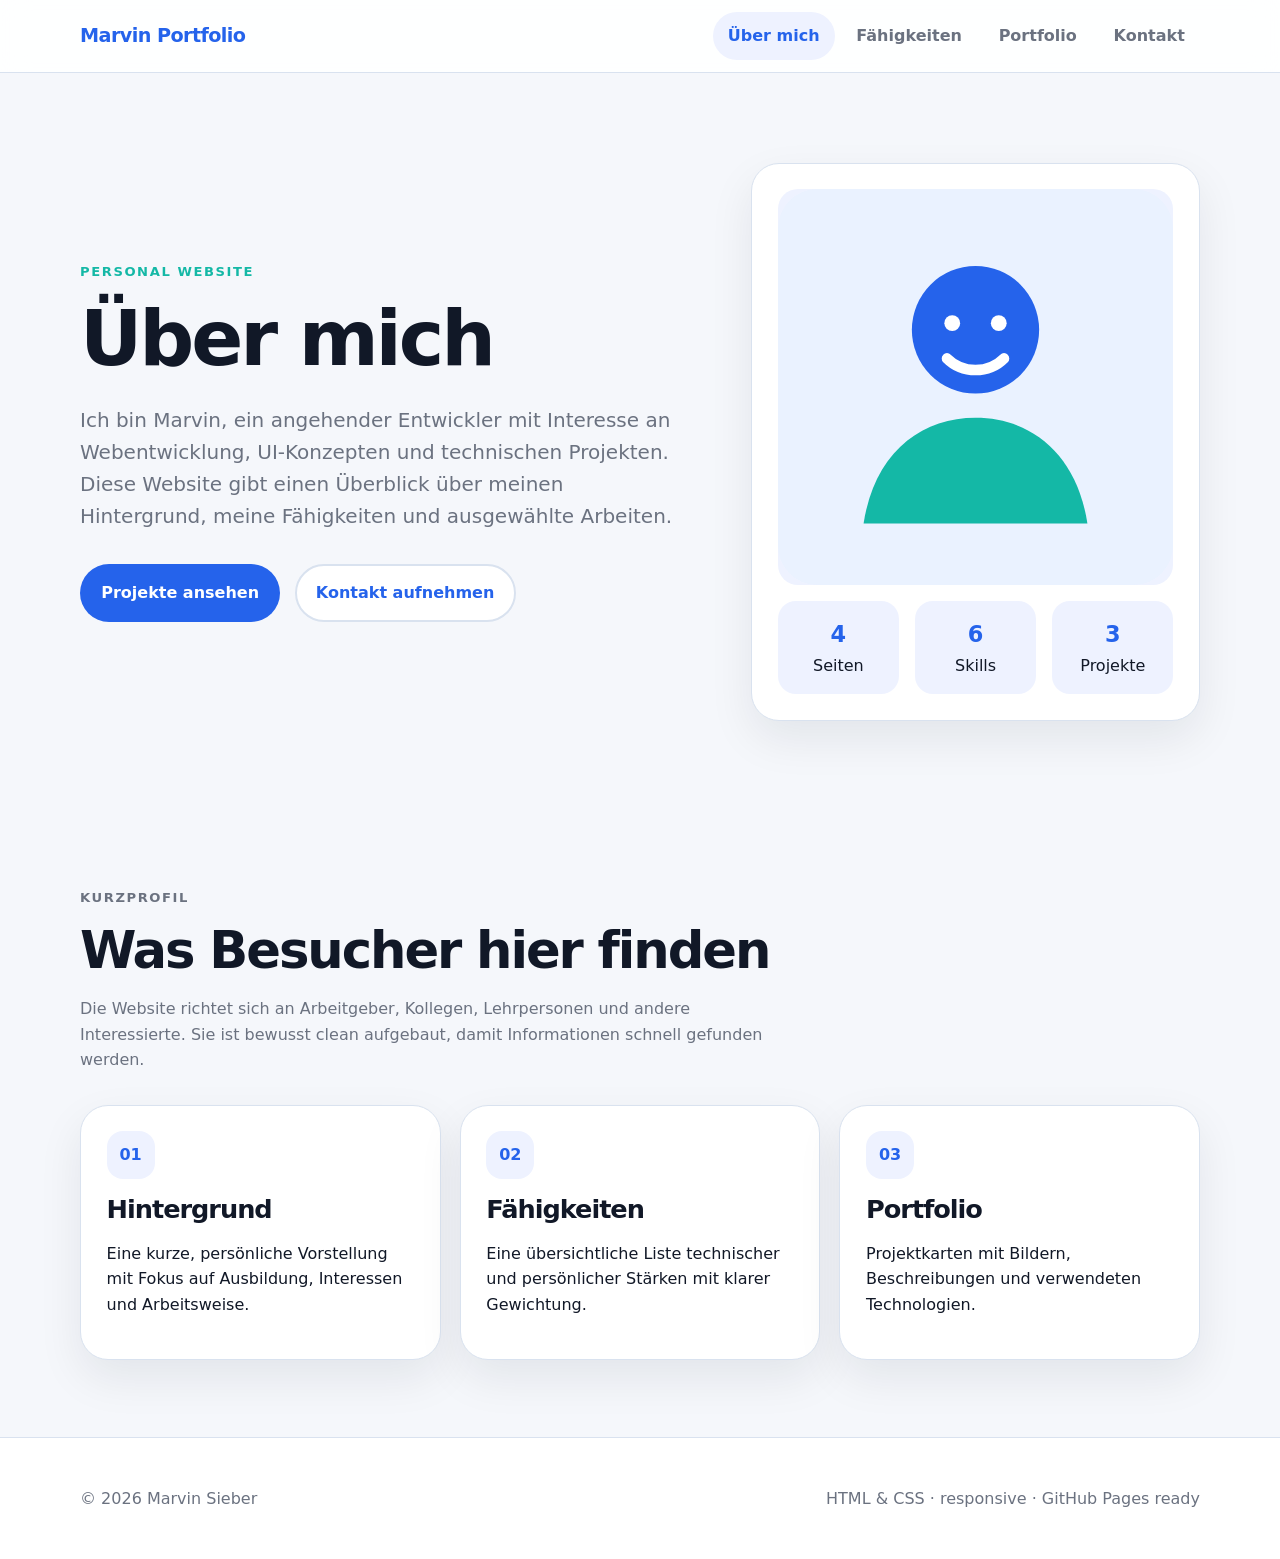
<file: index.html>
<!DOCTYPE html>
<html lang="de">
<head>
	<meta charset="UTF-8">
	<meta name="viewport" content="width=device-width, initial-scale=1.0">
	<title>Über mich | Marvin Portfolio</title>
	<meta name="description" content="Persönliche Portfolio-Website mit Über mich, Fähigkeiten, Portfolio und Kontakt.">
	<link rel="stylesheet" href="css/styles.css">
</head>
<body>
	<a class="skip-link" href="#main">Zum Inhalt springen</a>
	<header class="site-header">
		<div class="nav">
			
<a class="logo" href="index.html">Marvin Portfolio</a>
<button class="nav__toggle" type="button">Menü</button>
<nav class="nav__links" aria-label="Hauptnavigation">
	<a href="index.html" aria-current="page">Über mich</a>
	<a href="skills.html" >Fähigkeiten</a>
	<a href="portfolio.html" >Portfolio</a>
	<a href="contact.html" >Kontakt</a>
</nav>

		</div>
	</header>

	<main id="main">

		<section class="hero">
			<div class="container hero__grid">
				<div>
					<p class="eyebrow">Personal Website</p>
					<h1>Über mich</h1>
					<p class="lead">
						Ich bin Marvin, ein angehender Entwickler mit Interesse an Webentwicklung,
						UI-Konzepten und technischen Projekten. Diese Website gibt einen Überblick
						über meinen Hintergrund, meine Fähigkeiten und ausgewählte Arbeiten.
					</p>
					<div class="actions">
						<a class="button button--primary" href="portfolio.html">Projekte ansehen</a>
						<a class="button button--secondary" href="contact.html">Kontakt aufnehmen</a>
					</div>
				</div>
				<aside class="hero-card" aria-label="Profilbild">
					<img src="assets/images/profile.svg" alt="Illustriertes Profilbild von Marvin">
					<div class="stats">
						<div class="stat"><strong>4</strong><span>Seiten</span></div>
						<div class="stat"><strong>6</strong><span>Skills</span></div>
						<div class="stat"><strong>3</strong><span>Projekte</span></div>
					</div>
				</aside>
			</div>
		</section>

		<section class="section">
			<div class="container">
				<div class="section-head">
					<p class="eyebrow">Kurzprofil</p>
					<h2>Was Besucher hier finden</h2>
					<p>
						Die Website richtet sich an Arbeitgeber, Kollegen, Lehrpersonen und andere Interessierte.
						Sie ist bewusst clean aufgebaut, damit Informationen schnell gefunden werden.
					</p>
				</div>
				<div class="grid grid--3">
					<article class="card">
						<div class="card__icon">01</div>
						<h3>Hintergrund</h3>
						<p>Eine kurze, persönliche Vorstellung mit Fokus auf Ausbildung, Interessen und Arbeitsweise.</p>
					</article>
					<article class="card">
						<div class="card__icon">02</div>
						<h3>Fähigkeiten</h3>
						<p>Eine übersichtliche Liste technischer und persönlicher Stärken mit klarer Gewichtung.</p>
					</article>
					<article class="card">
						<div class="card__icon">03</div>
						<h3>Portfolio</h3>
						<p>Projektkarten mit Bildern, Beschreibungen und verwendeten Technologien.</p>
					</article>
				</div>
			</div>
		</section>

	</main>

	<footer class="footer">
		<div class="footer__inner">
			<p>© 2026 Marvin Sieber</p>
			<p>HTML & CSS · responsive · GitHub Pages ready</p>
		</div>
	</footer>
</body>
</html>
</file>
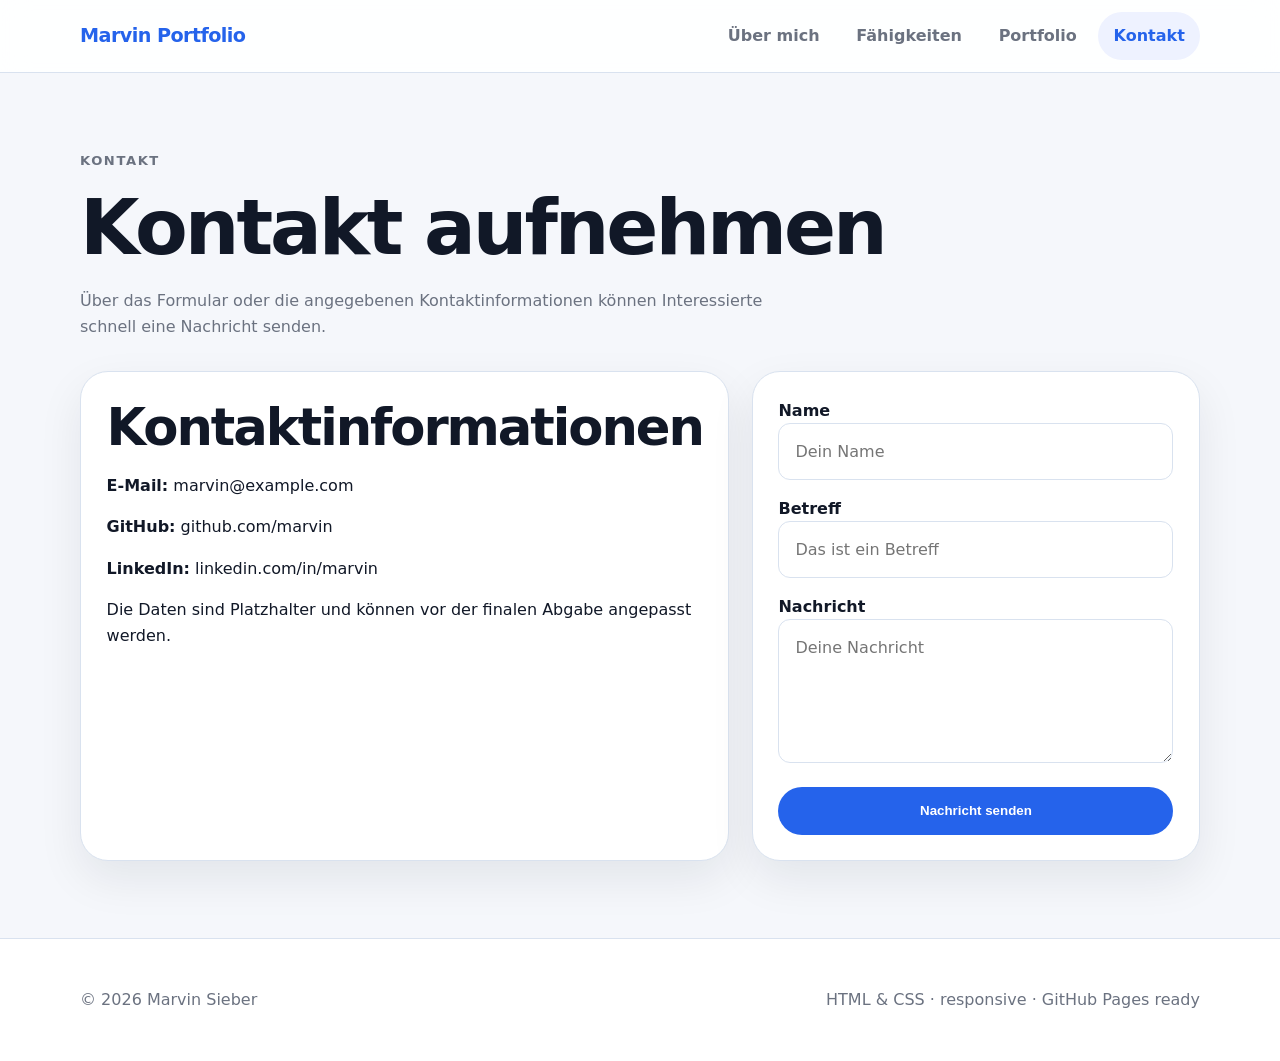
<file: contact.html>
<!DOCTYPE html>
<html lang="de">
<head>
	<meta charset="UTF-8">
	<meta name="viewport" content="width=device-width, initial-scale=1.0">
	<title>Kontakt | Marvin Portfolio</title>
	<meta name="description" content="Persönliche Portfolio-Website mit Über mich, Fähigkeiten, Portfolio und Kontakt.">
	<link rel="stylesheet" href="css/styles.css">
</head>
<body>
	<a class="skip-link" href="#main">Zum Inhalt springen</a>
	<header class="site-header">
		<div class="nav">
			
<a class="logo" href="index.html">Marvin Portfolio</a>
<button class="nav__toggle" type="button">Menü</button>
<nav class="nav__links" aria-label="Hauptnavigation">
	<a href="index.html" >Über mich</a>
	<a href="skills.html" >Fähigkeiten</a>
	<a href="portfolio.html" >Portfolio</a>
	<a href="contact.html" aria-current="page">Kontakt</a>
</nav>

		</div>
	</header>

	<main id="main">

		<section class="section">
			<div class="container">
				<div class="section-head">
					<p class="eyebrow">Kontakt</p>
					<h1>Kontakt aufnehmen</h1>
					<p>
						Über das Formular oder die angegebenen Kontaktinformationen können Interessierte
						schnell eine Nachricht senden.
					</p>
				</div>

				<div class="contact-layout">
					<aside class="contact-card">
						<h2>Kontaktinformationen</h2>
						<p><strong>E-Mail:</strong> marvin@example.com</p>
						<p><strong>GitHub:</strong> github.com/marvin</p>
						<p><strong>LinkedIn:</strong> linkedin.com/in/marvin</p>
						<p>
							Die Daten sind Platzhalter und können vor der finalen Abgabe angepasst werden.
						</p>
					</aside>

					<form class="contact-card form" action="#" method="post">
						<div>
							<label for="name">Name</label>
							<input class="input" id="name" name="name" type="text" placeholder="Dein Name" required>
						</div>
						<div>
							<label for="subject">Betreff</label>
							<input class="input" id="subject" name="subject" type="text" placeholder="Das ist ein Betreff" required>
						</div>
						<div>
							<label for="message">Nachricht</label>
							<textarea class="input" id="message" name="message" placeholder="Deine Nachricht" required></textarea>
						</div>
						<button class="button button--primary" type="submit" id="send-message">Nachricht senden</button>
						<script src="send_message.js"></script>
					</form>
				</div>
			</div>
		</section>

	</main>

	<footer class="footer">
		<div class="footer__inner">
			<p>© 2026 Marvin Sieber</p>
			<p>HTML & CSS · responsive · GitHub Pages ready</p>
		</div>
	</footer>
</body>
</html>
</file>
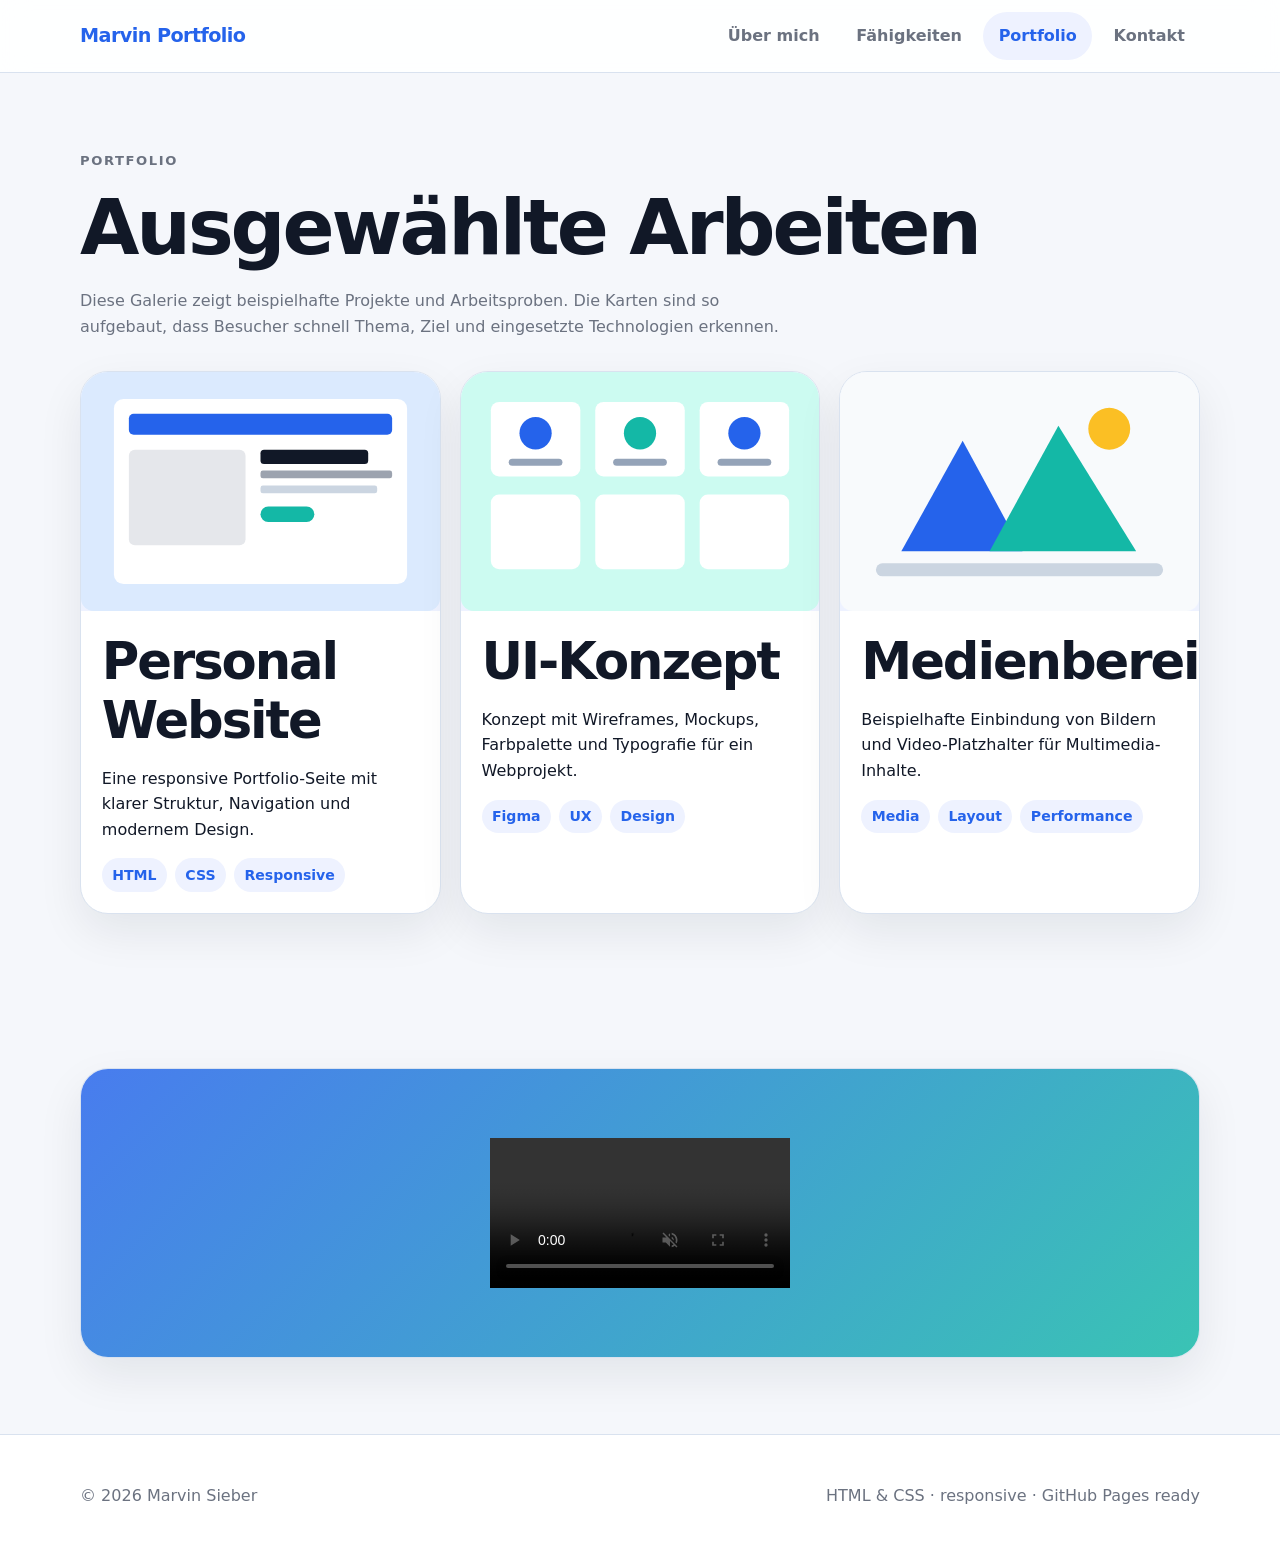
<file: portfolio.html>
<!DOCTYPE html>
<html lang="de">
<head>
	<meta charset="UTF-8">
	<meta name="viewport" content="width=device-width, initial-scale=1.0">
	<title>Portfolio | Marvin Portfolio</title>
	<meta name="description" content="Persönliche Portfolio-Website mit Über mich, Fähigkeiten, Portfolio und Kontakt.">
	<link rel="stylesheet" href="css/styles.css">
</head>
<body>
	<a class="skip-link" href="#main">Zum Inhalt springen</a>
	<header class="site-header">
		<div class="nav">
			
<a class="logo" href="index.html">Marvin Portfolio</a>
<button class="nav__toggle" type="button">Menü</button>
<nav class="nav__links" aria-label="Hauptnavigation">
	<a href="index.html" >Über mich</a>
	<a href="skills.html" >Fähigkeiten</a>
	<a href="portfolio.html" aria-current="page">Portfolio</a>
	<a href="contact.html" >Kontakt</a>
</nav>

		</div>
	</header>

	<main id="main">

		<section class="section">
			<div class="container">
				<div class="section-head">
					<p class="eyebrow">Portfolio</p>
					<h1>Ausgewählte Arbeiten</h1>
					<p>
						Diese Galerie zeigt beispielhafte Projekte und Arbeitsproben. Die Karten sind so aufgebaut,
						dass Besucher schnell Thema, Ziel und eingesetzte Technologien erkennen.
					</p>
				</div>

				<div class="grid grid--3">
					<article class="project-card">
						<img src="assets/images/project-website.svg" alt="Vorschau einer Portfolio Website">
						<div class="project-card__body">
							<h2>Personal Website</h2>
							<p>Eine responsive Portfolio-Seite mit klarer Struktur, Navigation und modernem Design.</p>
							<div class="tags"><span class="tag">HTML</span><span class="tag">CSS</span><span class="tag">Responsive</span></div>
						</div>
					</article>

					<article class="project-card">
						<img src="assets/images/project-ui.svg" alt="UI-Konzept mit mehreren Karten">
						<div class="project-card__body">
							<h2>UI-Konzept</h2>
							<p>Konzept mit Wireframes, Mockups, Farbpalette und Typografie für ein Webprojekt.</p>
							<div class="tags"><span class="tag">Figma</span><span class="tag">UX</span><span class="tag">Design</span></div>
						</div>
					</article>

					<article class="project-card">
						<img src="assets/images/project-media.svg" alt="Grafische Medienvorschau">
						<div class="project-card__body">
							<h2>Medienbereich</h2>
							<p>Beispielhafte Einbindung von Bildern und Video-Platzhalter für Multimedia-Inhalte.</p>
							<div class="tags"><span class="tag">Media</span><span class="tag">Layout</span><span class="tag">Performance</span></div>
						</div>
					</article>
				</div>
			</div>
		</section>

		<section class="section">
			<div class="container">
				<div class="media-card">
					<div class="video-placeholder" role="img" aria-label="Video Platzhalter">
						<video src="video.mp4" autoplay muted controls>

						</video>
					</div>
				</div>
			</div>
		</section>

	</main>

	<footer class="footer">
		<div class="footer__inner">
			<p>© 2026 Marvin Sieber</p>
			<p>HTML & CSS · responsive · GitHub Pages ready</p>
		</div>
	</footer>
</body>
</html>
</file>
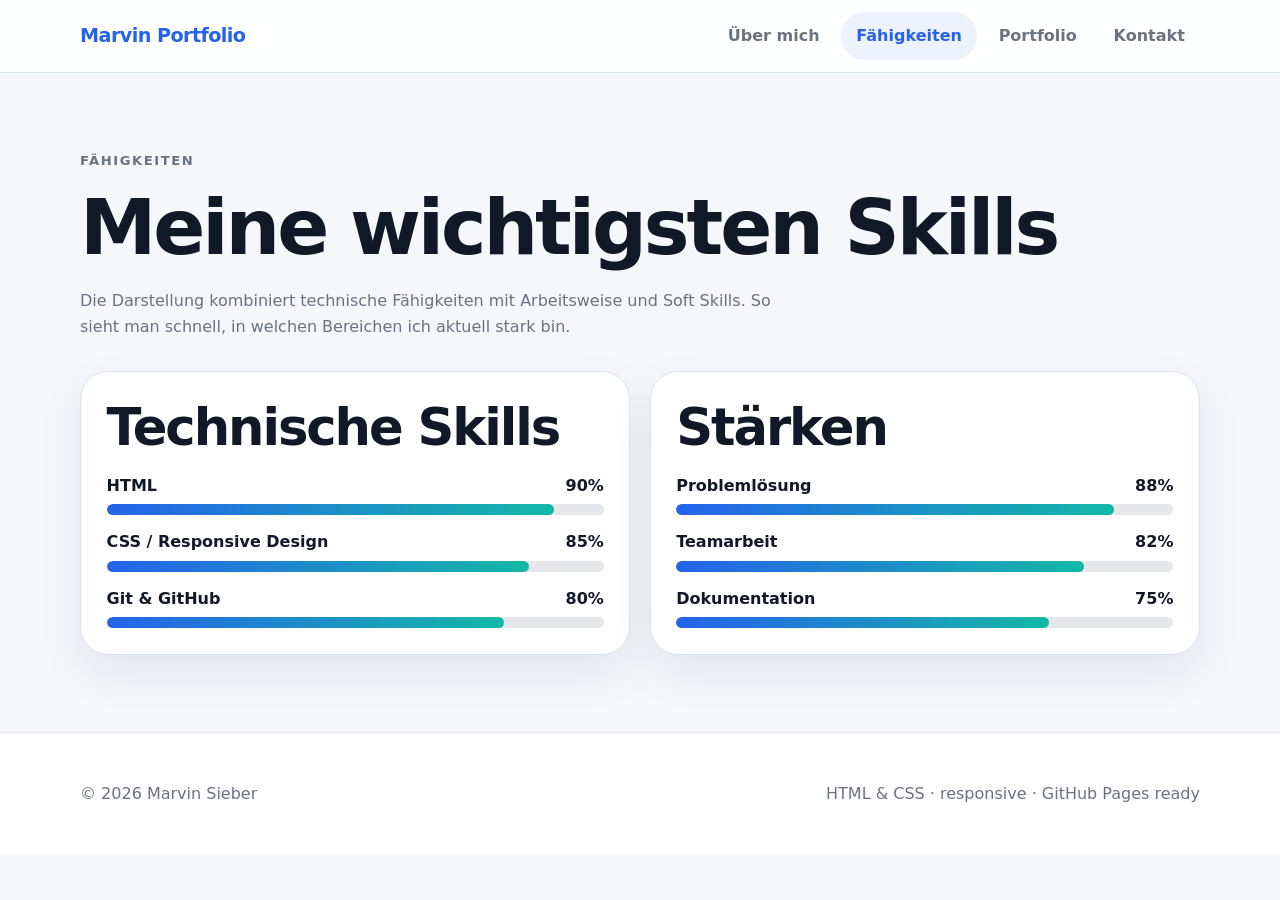
<file: skills.html>
<!DOCTYPE html>
<html lang="de">
<head>
	<meta charset="UTF-8">
	<meta name="viewport" content="width=device-width, initial-scale=1.0">
	<title>Fähigkeiten | Marvin Portfolio</title>
	<meta name="description" content="Persönliche Portfolio-Website mit Über mich, Fähigkeiten, Portfolio und Kontakt.">
	<link rel="stylesheet" href="css/styles.css">
</head>
<body>
	<a class="skip-link" href="#main">Zum Inhalt springen</a>
	<header class="site-header">
		<div class="nav">
			
<a class="logo" href="index.html">Marvin Portfolio</a>
<button class="nav__toggle" type="button">Menü</button>
<nav class="nav__links" aria-label="Hauptnavigation">
	<a href="index.html" >Über mich</a>
	<a href="skills.html" aria-current="page">Fähigkeiten</a>
	<a href="portfolio.html" >Portfolio</a>
	<a href="contact.html" >Kontakt</a>
</nav>

		</div>
	</header>

	<main id="main">

		<section class="section">
			<div class="container">
				<div class="section-head">
					<p class="eyebrow">Fähigkeiten</p>
					<h1>Meine wichtigsten Skills</h1>
					<p>
						Die Darstellung kombiniert technische Fähigkeiten mit Arbeitsweise und Soft Skills.
						So sieht man schnell, in welchen Bereichen ich aktuell stark bin.
					</p>
				</div>

				<div class="grid grid--2">
					<article class="card">
						<h2>Technische Skills</h2>
						<ul class="skill-list">
							<li>
								<div class="skill-top"><span>HTML</span><span>90%</span></div>
								<div class="skill-bar"><span style="width: 90%"></span></div>
							</li>
							<li>
								<div class="skill-top"><span>CSS / Responsive Design</span><span>85%</span></div>
								<div class="skill-bar"><span style="width: 85%"></span></div>
							</li>
							<li>
								<div class="skill-top"><span>Git & GitHub</span><span>80%</span></div>
								<div class="skill-bar"><span style="width: 80%"></span></div>
							</li>
						</ul>
					</article>

					<article class="card">
						<h2>Stärken</h2>
						<ul class="skill-list">
							<li>
								<div class="skill-top"><span>Problemlösung</span><span>88%</span></div>
								<div class="skill-bar"><span style="width: 88%"></span></div>
							</li>
							<li>
								<div class="skill-top"><span>Teamarbeit</span><span>82%</span></div>
								<div class="skill-bar"><span style="width: 82%"></span></div>
							</li>
							<li>
								<div class="skill-top"><span>Dokumentation</span><span>75%</span></div>
								<div class="skill-bar"><span style="width: 75%"></span></div>
							</li>
						</ul>
					</article>
				</div>
			</div>
		</section>

	</main>

	<footer class="footer">
		<div class="footer__inner">
			<p>© 2026 Marvin Sieber</p>
			<p>HTML & CSS · responsive · GitHub Pages ready</p>
		</div>
	</footer>
</body>
</html>
</file>
<file: css/styles.css>
:root {
	--color-bg: #f5f7fb;
	--color-surface: #ffffff;
	--color-surface-soft: #eef2ff;
	--color-primary: #2563eb;
	--color-secondary: #14b8a6;
	--color-text: #111827;
	--color-muted: #6b7280;
	--color-border: #d9e2ef;
	--shadow-soft: 0 18px 45px rgba(15, 23, 42, 0.08);
	--radius-lg: 28px;
	--radius-md: 18px;
	--radius-sm: 12px;
	--max-width: 1120px;
	--space-page: clamp(1rem, 2vw, 2rem);
	--font-main: system-ui, -apple-system, BlinkMacSystemFont, "Segoe UI", sans-serif;
}

* {
	box-sizing: border-box;
}

html {
	font-size: 100%;
	scroll-behavior: smooth;
}

body {
	margin: 0;
	background: var(--color-bg);
	color: var(--color-text);
	font-family: var(--font-main);
	line-height: 1.6;
}

img,
video {
	max-width: 100%;
	height: auto;
	display: block;
}

a {
	color: inherit;
	text-decoration: none;
}

.skip-link {
	position: absolute;
	left: 1rem;
	top: -4rem;
	background: var(--color-text);
	color: white;
	padding: 0.75rem 1rem;
	border-radius: var(--radius-sm);
	z-index: 999;
}

.skip-link:focus {
	top: 1rem;
}

.site-header {
	position: sticky;
	top: 0;
	z-index: 20;
	background: rgba(255, 255, 255, 0.9);
	backdrop-filter: blur(14px);
	border-bottom: 1px solid var(--color-border);
}

.nav {
	width: min(var(--max-width), calc(100% - 2 * var(--space-page)));
	margin: 0 auto;
	min-height: 4.5rem;
	display: flex;
	align-items: center;
	justify-content: space-between;
	gap: 1rem;
}

.logo {
	font-weight: 800;
	font-size: 1.2rem;
	color: var(--color-primary);
	letter-spacing: -0.03em;
}

.nav__toggle {
	display: none;
	border: 0;
	background: var(--color-primary);
	color: white;
	border-radius: 999px;
	padding: 0.7rem 1rem;
	font: inherit;
	font-weight: 700;
	cursor: pointer;
}

.nav__links {
	display: flex;
	align-items: center;
	gap: 0.4rem;
	flex-wrap: wrap;
}

.nav__links a {
	padding: 0.7rem 0.95rem;
	border-radius: 999px;
	color: var(--color-muted);
	font-weight: 650;
}

.nav__links a:hover,
.nav__links a[aria-current="page"] {
	background: var(--color-surface-soft);
	color: var(--color-primary);
}

.container {
	width: min(var(--max-width), calc(100% - 2 * var(--space-page)));
	margin: 0 auto;
}

.section {
	padding: clamp(2.5rem, 6vw, 5rem) 0;
}

.hero {
	padding: clamp(3rem, 7vw, 6rem) 0;
}

.hero__grid {
	display: grid;
	grid-template-columns: 1.15fr 0.85fr;
	gap: clamp(2rem, 5vw, 4rem);
	align-items: center;
}

.eyebrow {
	margin: 0 0 0.8rem;
	color: var(--color-secondary);
	text-transform: uppercase;
	letter-spacing: 0.12em;
	font-size: 0.82rem;
	font-weight: 800;
}

h1,
h2,
h3 {
	line-height: 1.15;
	letter-spacing: -0.04em;
	margin: 0;
}

h1 {
	font-size: clamp(2.4rem, 6vw, 4.8rem);
}

h2 {
	font-size: clamp(2rem, 4vw, 3.2rem);
}

h3 {
	font-size: clamp(1.25rem, 2vw, 1.6rem);
}

.lead {
	font-size: clamp(1.05rem, 2vw, 1.25rem);
	color: var(--color-muted);
	margin: 1.3rem 0 0;
	max-width: 64ch;
}

.actions {
	display: flex;
	flex-wrap: wrap;
	gap: 0.9rem;
	margin-top: 2rem;
}

.button {
	display: inline-flex;
	align-items: center;
	justify-content: center;
	border-radius: 999px;
	padding: 0.9rem 1.2rem;
	font-weight: 800;
	border: 2px solid transparent;
	cursor: pointer;
}

.button--primary {
	background: var(--color-primary);
	color: white;
}

.button--secondary {
	background: white;
	color: var(--color-primary);
	border-color: var(--color-border);
}

.hero-card,
.card,
.project-card,
.contact-card,
.media-card {
	background: var(--color-surface);
	border: 1px solid var(--color-border);
	border-radius: var(--radius-lg);
	box-shadow: var(--shadow-soft);
}

.hero-card {
	padding: clamp(1rem, 3vw, 1.6rem);
}

.hero-card img {
	border-radius: calc(var(--radius-lg) - 0.5rem);
	background: var(--color-surface-soft);
}

.stats {
	display: grid;
	grid-template-columns: repeat(3, 1fr);
	gap: 1rem;
	margin-top: 1rem;
}

.stat {
	background: var(--color-surface-soft);
	border-radius: var(--radius-md);
	padding: 1rem;
	text-align: center;
}

.stat strong {
	display: block;
	font-size: 1.4rem;
	color: var(--color-primary);
}

.section-head {
	margin-bottom: 2rem;
}

.section-head p {
	max-width: 70ch;
	color: var(--color-muted);
}

.grid {
	display: grid;
	gap: 1.2rem;
}

.grid--2 {
	grid-template-columns: repeat(2, minmax(0, 1fr));
}

.grid--3 {
	grid-template-columns: repeat(3, minmax(0, 1fr));
}

.card {
	padding: clamp(1.2rem, 2vw, 1.6rem);
}

.card__icon {
	width: 3rem;
	height: 3rem;
	border-radius: 1rem;
	display: grid;
	place-items: center;
	background: var(--color-surface-soft);
	color: var(--color-primary);
	font-weight: 900;
	margin-bottom: 1rem;
}

.skill-list {
	list-style: none;
	padding: 0;
	margin: 1rem 0 0;
	display: grid;
	gap: 0.9rem;
}

.skill-list li {
	display: grid;
	gap: 0.35rem;
}

.skill-top {
	display: flex;
	justify-content: space-between;
	gap: 1rem;
	font-weight: 750;
}

.skill-bar {
	height: 0.7rem;
	background: #e5e7eb;
	border-radius: 999px;
	overflow: hidden;
}

.skill-bar span {
	display: block;
	height: 100%;
	background: linear-gradient(90deg, var(--color-primary), var(--color-secondary));
	border-radius: inherit;
}

.project-card {
	overflow: hidden;
}

.project-card__body {
	padding: 1.3rem;
}

.project-card img {
	aspect-ratio: 3 / 2;
	width: 100%;
	object-fit: cover;
	background: var(--color-surface-soft);
}

.tags {
	display: flex;
	flex-wrap: wrap;
	gap: 0.5rem;
	margin-top: 1rem;
}

.tag {
	background: var(--color-surface-soft);
	color: var(--color-primary);
	border-radius: 999px;
	padding: 0.35rem 0.65rem;
	font-size: 0.88rem;
	font-weight: 750;
}

.contact-layout {
	display: grid;
	grid-template-columns: 0.9fr 1.1fr;
	gap: 1.4rem;
}

.contact-card {
	padding: clamp(1.2rem, 2vw, 1.8rem);
}

.form {
	display: grid;
	gap: 1rem;
}

.form label {
	font-weight: 750;
}

.input {
	width: 100%;
	border: 1px solid var(--color-border);
	border-radius: var(--radius-sm);
	padding: 0.9rem 1rem;
	font: inherit;
	background: white;
}

textarea.input {
	min-height: 9rem;
	resize: vertical;
}

.media-card {
	overflow: hidden;
}

.video-placeholder {
	min-height: 18rem;
	display: grid;
	place-items: center;
	background:
		linear-gradient(135deg, rgba(37, 99, 235, 0.84), rgba(20, 184, 166, 0.84)),
		radial-gradient(circle at top left, #ffffff 0, transparent 35%);
	color: white;
	text-align: center;
	padding: 2rem;
}

.video-placeholder strong {
	display: block;
	font-size: 1.5rem;
}

.footer {
	border-top: 1px solid var(--color-border);
	padding: 2rem 0;
	color: var(--color-muted);
	background: white;
}

.footer__inner {
	width: min(var(--max-width), calc(100% - 2 * var(--space-page)));
	margin: 0 auto;
	display: flex;
	justify-content: space-between;
	gap: 1rem;
	flex-wrap: wrap;
}

@media (max-width: 820px) {
	.nav {
		align-items: flex-start;
		padding: 0.85rem 0;
		flex-direction: column;
	}

	.nav__toggle {
		display: inline-flex;
	}

	.nav__links {
		width: 100%;
		display: none;
		flex-direction: column;
		align-items: stretch;
	}

	.nav__links a {
		background: var(--color-surface-soft);
	}

	.nav:focus-within .nav__links,
	.nav:hover .nav__links {
		display: flex;
	}

	.hero__grid,
	.grid--2,
	.grid--3,
	.contact-layout {
		grid-template-columns: 1fr;
	}

	.stats {
		grid-template-columns: 1fr;
	}
}
</file>
